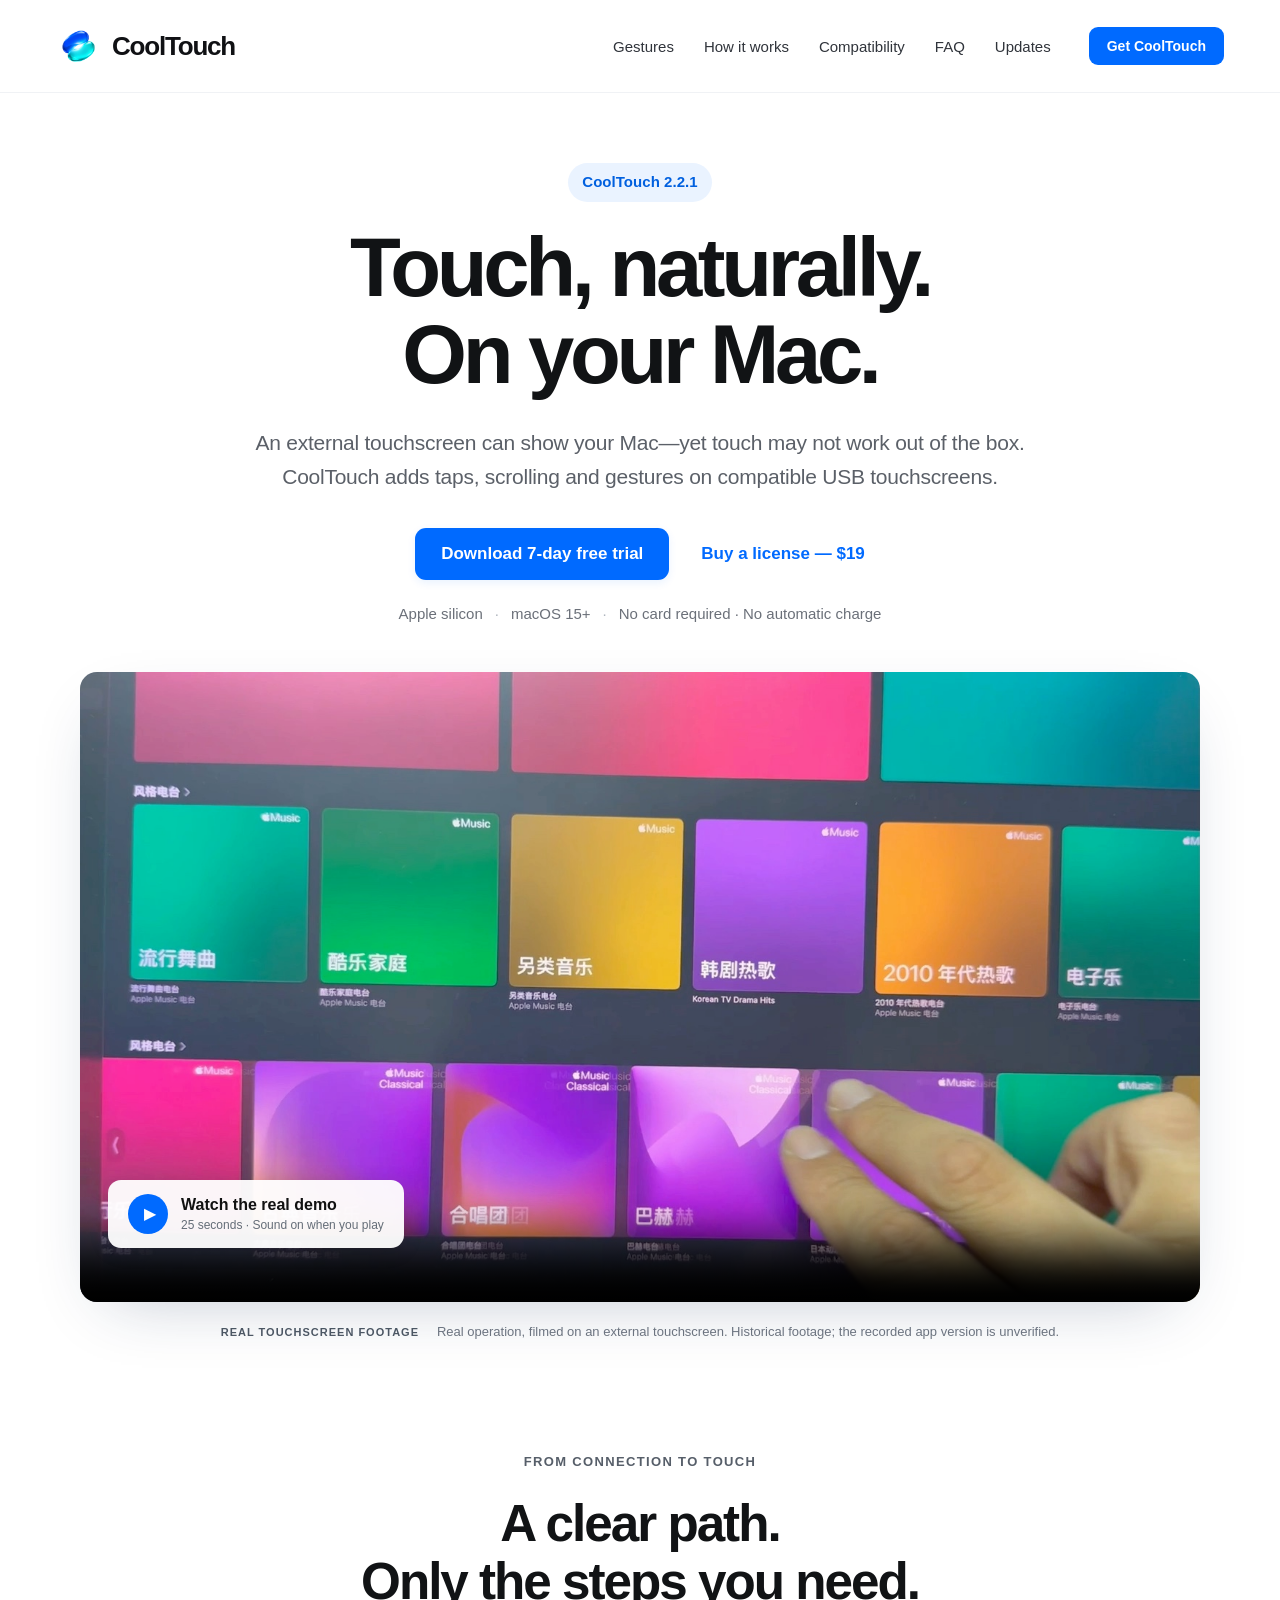
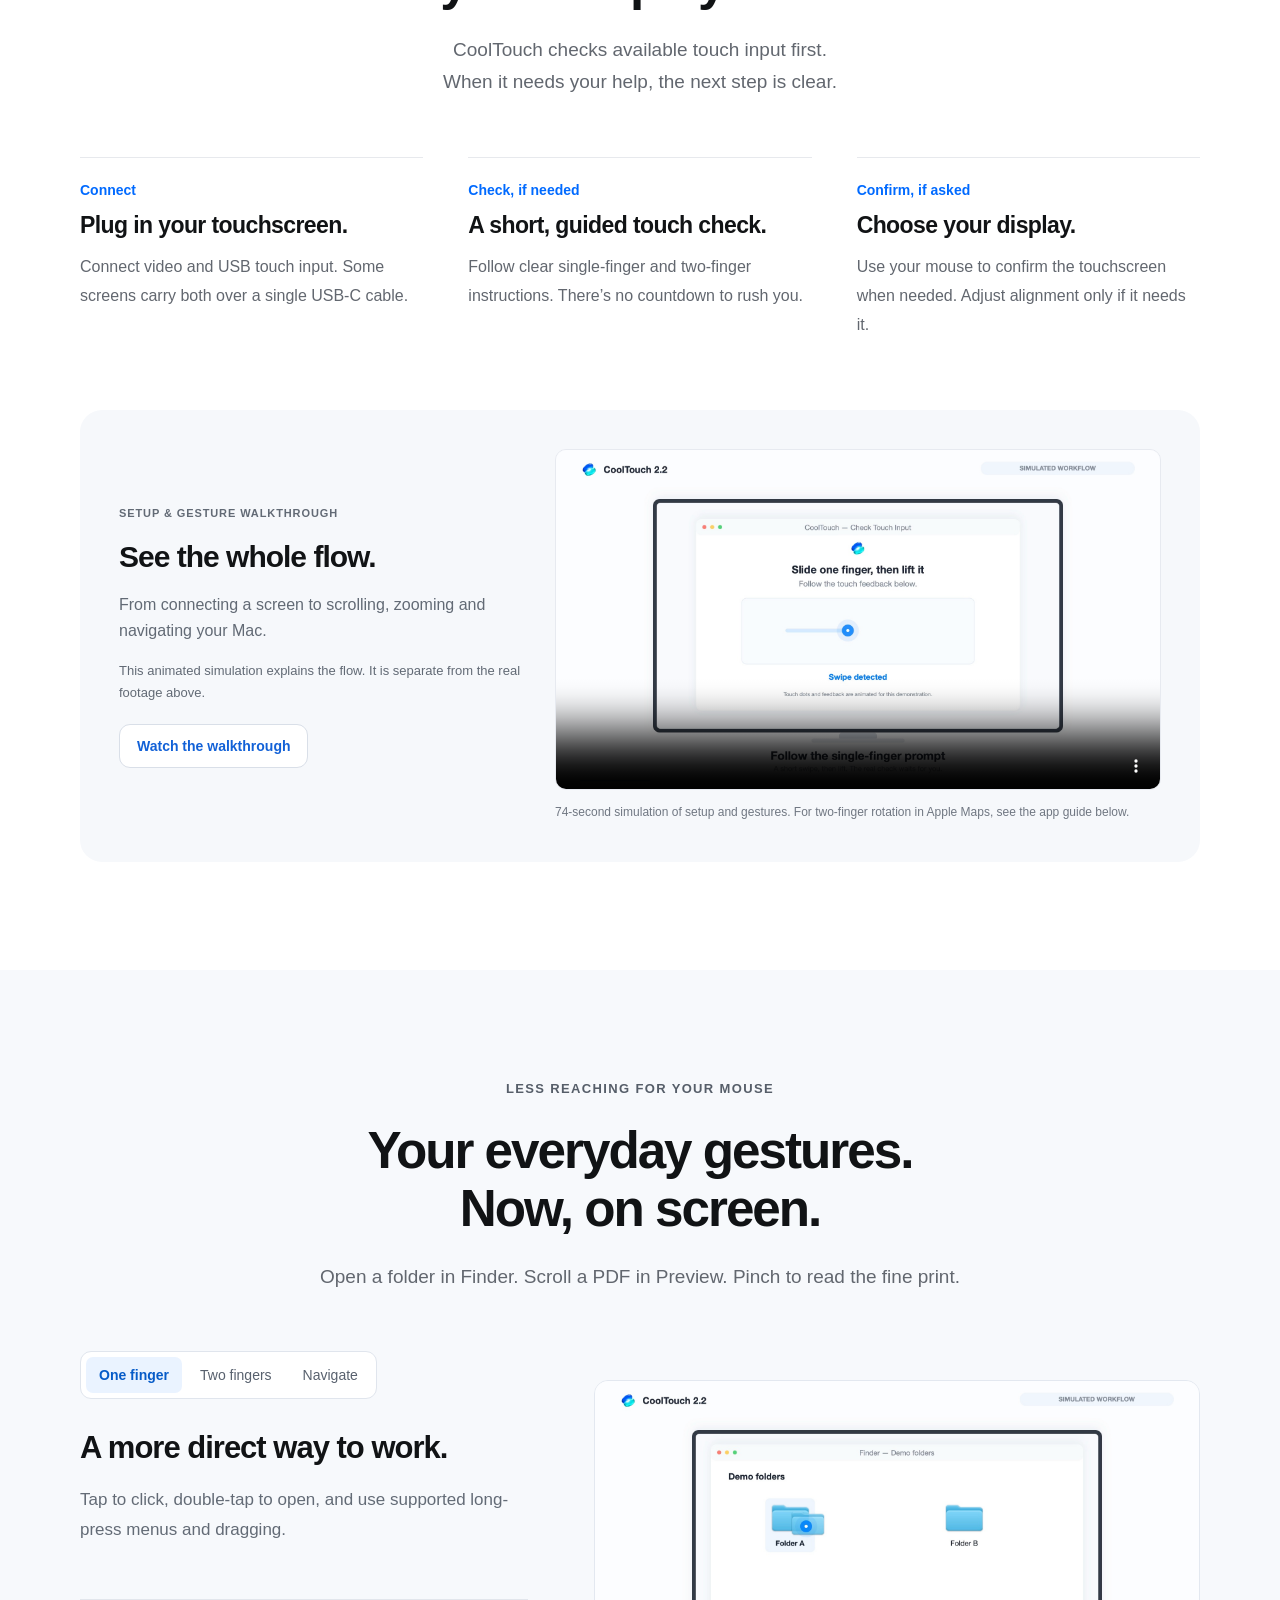
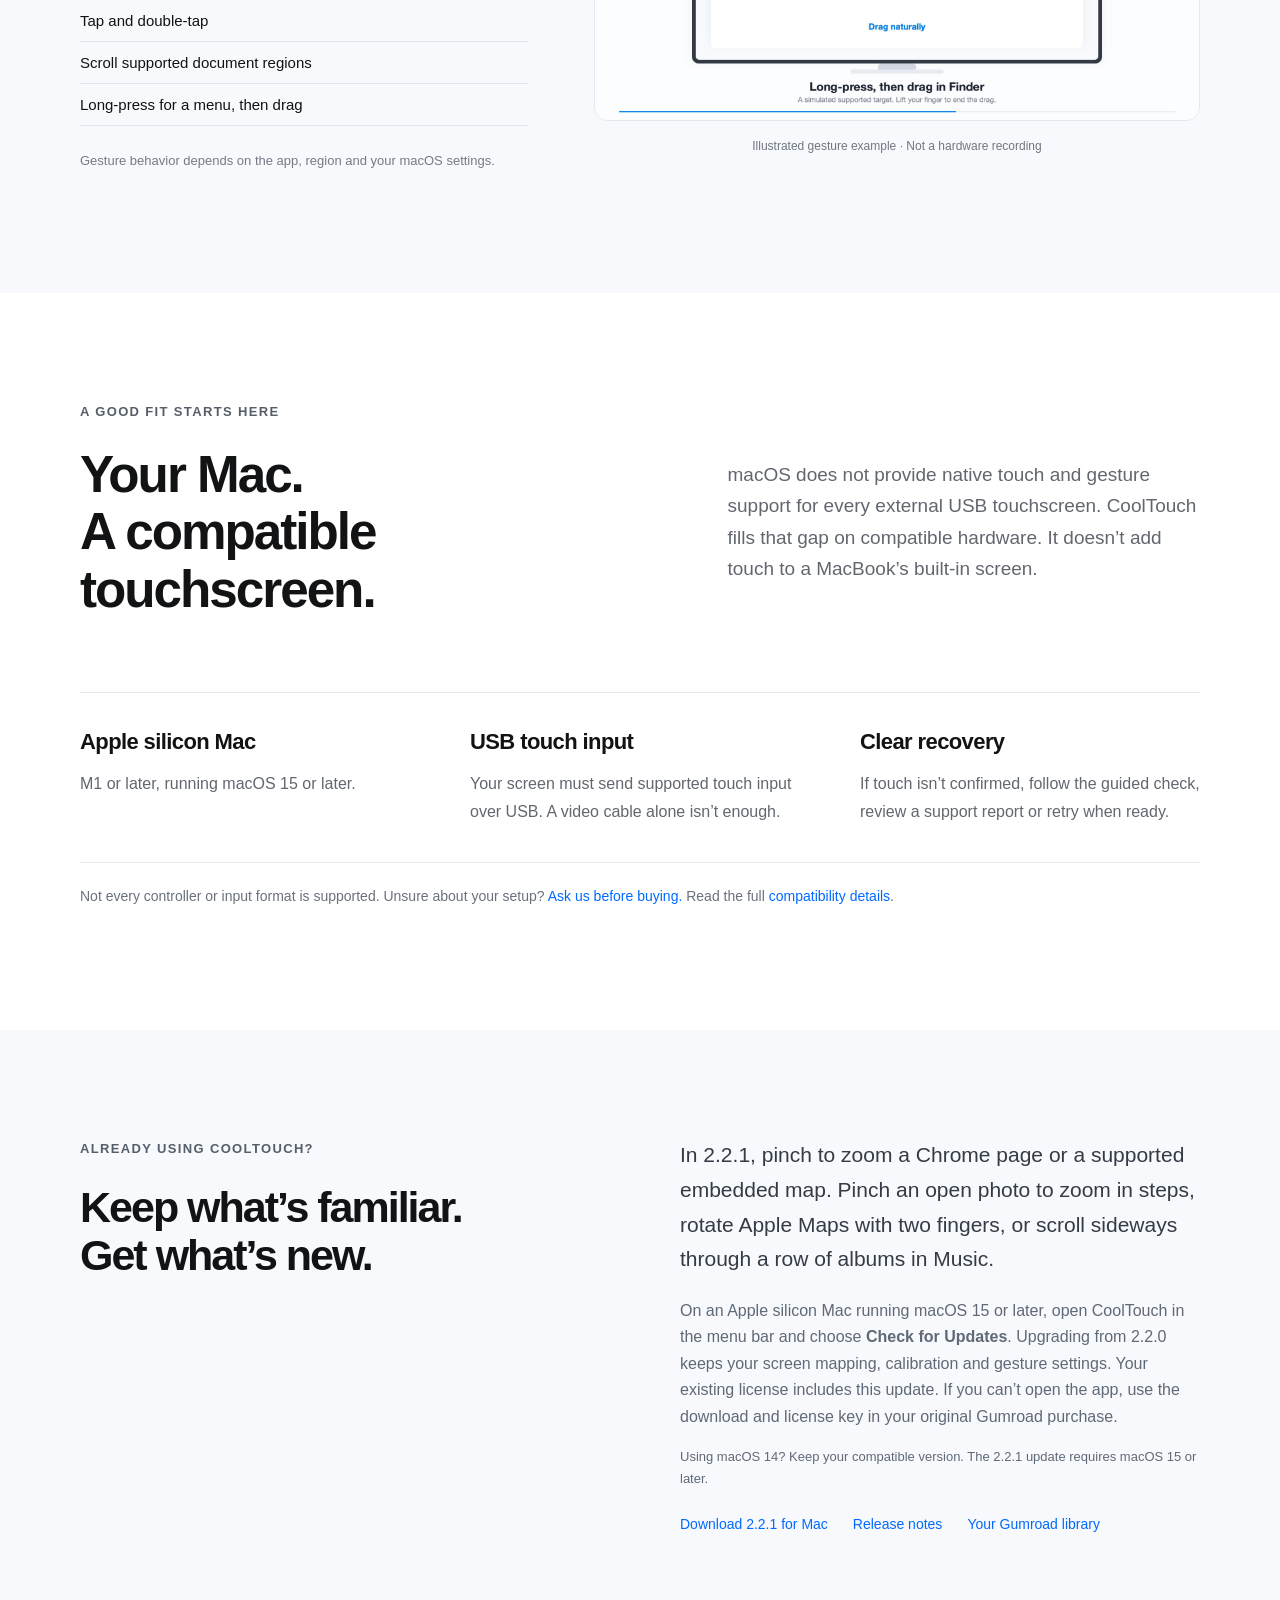
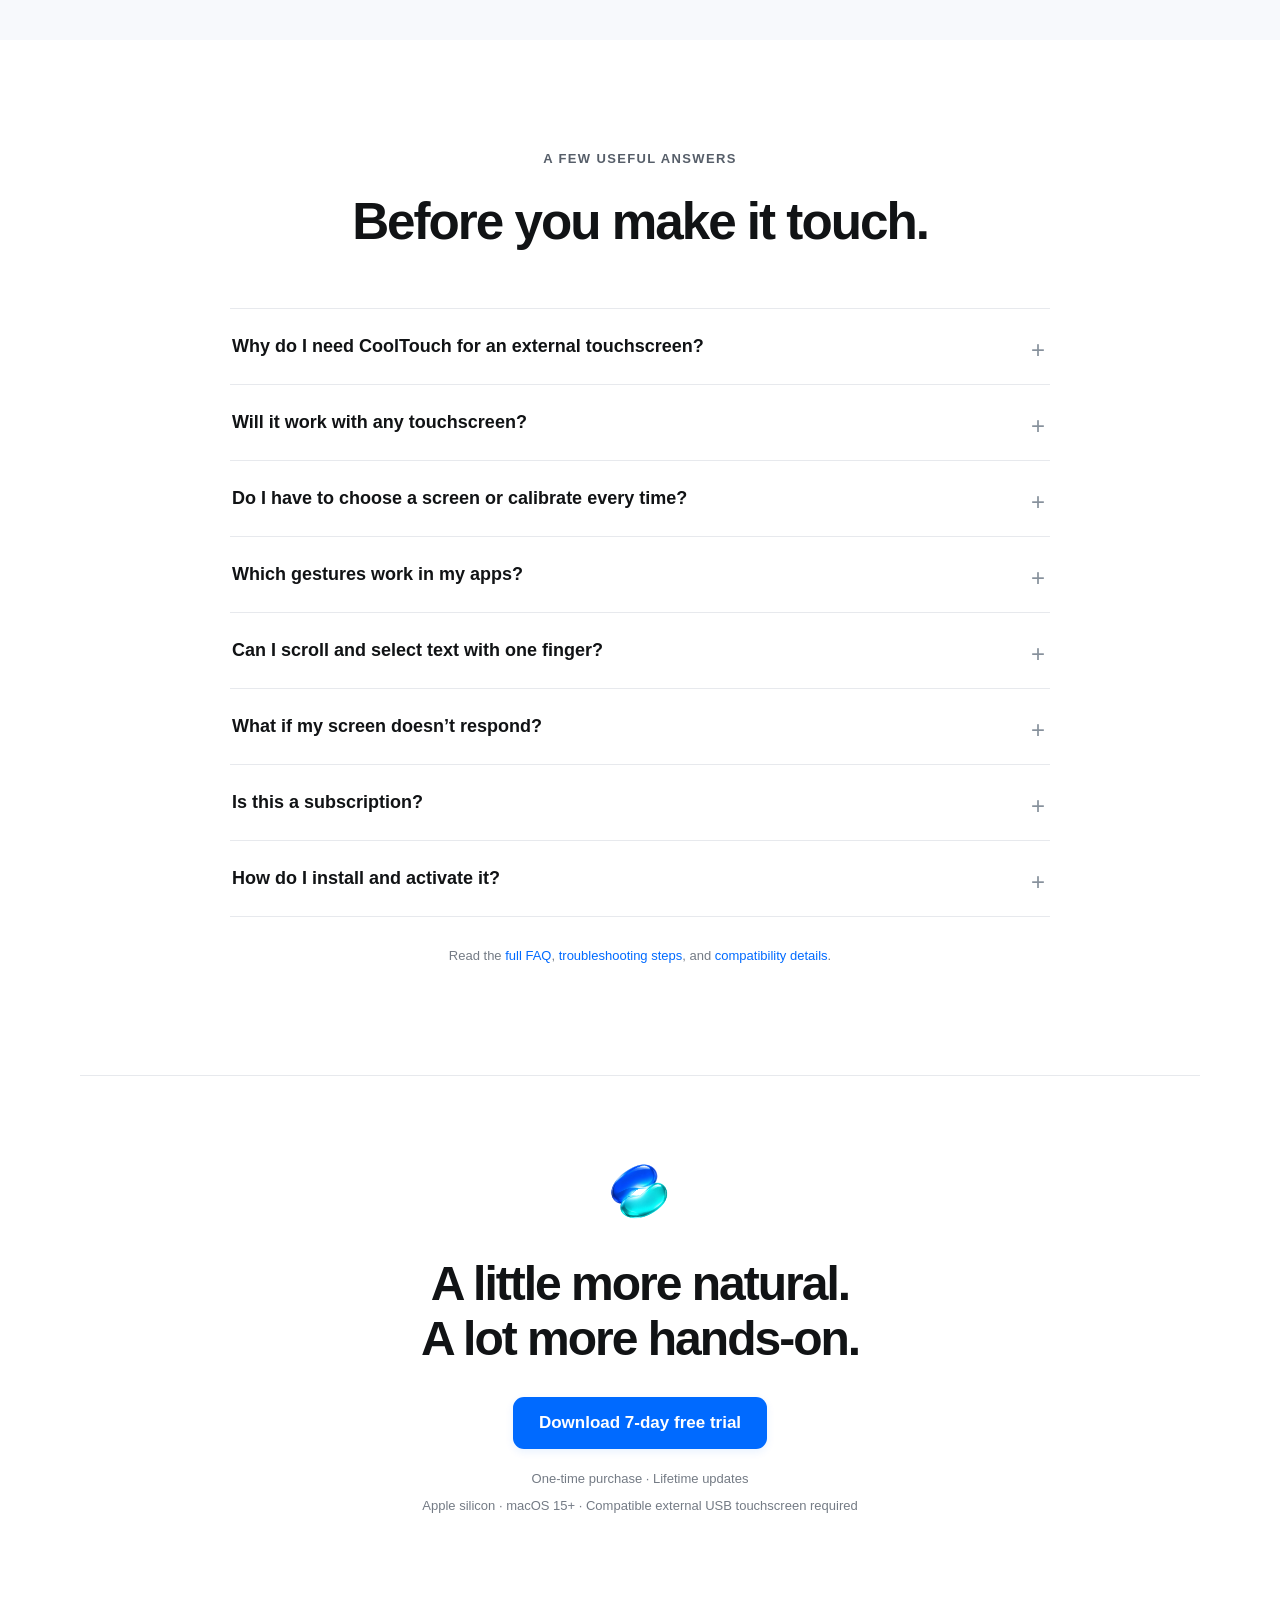
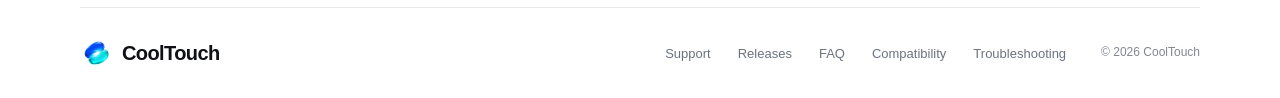
<file: index.html>
<!doctype html>
<html lang="en"><head>
  <meta charset="utf-8">
  <meta name="viewport" content="width=device-width,initial-scale=1">
  <title>CoolTouch 2.2.1 for Mac — Multi-touch for external USB touchscreens</title>
  <meta name="description" content="External touchscreen connected, but touch not working on your Mac? CoolTouch adds taps, scrolling and gestures on compatible USB touchscreens. Apple silicon, macOS 15+.">
  <link rel="canonical" href="https://cooltouch.app/">
  <link rel="icon" type="image/png" href="assets/logo.png">
  <link rel="apple-touch-icon" href="https://cooltouch.app/apple-touch-icon.png">
  <meta name="theme-color" content="#ffffff">
  <meta property="og:url" content="https://cooltouch.app/">
  <meta property="og:type" content="website">
  <meta property="og:site_name" content="CoolTouch">
  <meta property="og:locale" content="en_US">
  <meta property="og:title" content="CoolTouch 2.2.1 for Mac — Multi-touch for external USB touchscreens">
  <meta property="og:description" content="CoolTouch adds taps, scrolling and gestures on compatible external USB touchscreens. Apple silicon, macOS 15+.">
  <meta property="og:image" content="https://cooltouch.app/assets/CoolTouch-2.2.1-cover-1600x900.png">
  <meta property="og:image:type" content="image/png">
  <meta property="og:image:width" content="1600">
  <meta property="og:image:height" content="900">
  <meta property="og:image:alt" content="CoolTouch 2.2.1 for Mac: Touch, naturally. On your Mac. Real touchscreen footage of a hand using Music on a compatible external USB touchscreen. Apple silicon, macOS 15+.">
  <meta name="twitter:card" content="summary_large_image">
  <meta name="twitter:title" content="CoolTouch 2.2.1 for Mac — Multi-touch for external USB touchscreens">
  <meta name="twitter:description" content="CoolTouch adds taps, scrolling and gestures on compatible external USB touchscreens. Apple silicon, macOS 15+.">
  <meta name="twitter:image" content="https://cooltouch.app/assets/CoolTouch-2.2.1-cover-1600x900.png">
  <meta name="twitter:image:alt" content="CoolTouch 2.2.1 for Mac: Touch, naturally. On your Mac. Real touchscreen footage of a hand using Music on a compatible external USB touchscreen. Apple silicon, macOS 15+.">
  <link rel="stylesheet" href="styles.css">
  <script src="app.js" defer></script>
  <script type="application/ld+json">
  {
    "@context": "https://schema.org",
    "@type": "SoftwareApplication",
    "name": "CoolTouch for Mac",
    "alternateName": "CoolTouch 2.2.1",
    "softwareVersion": "2.2.1",
    "description": "A Mac menu-bar app that adds taps, scrolling and multi-touch gestures on compatible external USB touchscreens.",
    "url": "https://cooltouch.app/",
    "image": "https://cooltouch.app/assets/CoolTouch-2.2.1-cover-1600x900.png",
    "applicationCategory": "UtilitiesApplication",
    "operatingSystem": "macOS 15 or later",
    "softwareRequirements": "Apple silicon (M1 or later), macOS 15 or later, and a compatible external USB touchscreen. Both video and USB touch input must reach the Mac.",
    "downloadUrl": "https://cooltouch.app/CoolTouchDriver-v2.2.1-macOS.zip",
    "releaseNotes": "https://github.com/marscitizen33/cooltouch-releases/releases/tag/v2.2.1",
    "email": "support@cooltouch.app",
    "sameAs": [
      "https://github.com/marscitizen33/cooltouch-releases",
      "https://marswanderer72.gumroad.com/l/cooltouch-mac"
    ],
    "offers": {
      "@type": "Offer",
      "url": "https://marswanderer72.gumroad.com/l/cooltouch-mac",
      "price": "19.00",
      "priceCurrency": "USD",
      "availability": "https://schema.org/InStock",
      "description": "One-time purchase for one user on one Mac, with lifetime updates. A 7-day full-feature trial is available from first launch, with no card required and no automatic charge."
    }
  }
  </script>
</head>
<body>
<a class="skip" href="#main">Skip to content</a>
<header class="site-header"><div class="nav-wrap"><a class="brand" href="#" aria-label="CoolTouch home"><img src="assets/logo.png" alt="" width="46" height="46"><span>CoolTouch</span></a><nav aria-label="Main navigation"><a href="#gestures">Gestures</a><a href="#setup">How it works</a><a href="/compatibility/">Compatibility</a><a href="/faq/">FAQ</a><a href="#updates">Updates</a></nav><a class="nav-buy" href="https://marswanderer72.gumroad.com/l/cooltouch-mac" target="_blank" rel="noopener">Get CoolTouch</a><button class="menu-toggle" aria-expanded="false" aria-controls="mobile-nav">Menu</button></div><nav id="mobile-nav" class="mobile-nav" aria-label="Mobile navigation" hidden><a href="#gestures">Gestures</a><a href="#setup">How it works</a><a href="/compatibility/">Compatibility</a><a href="/faq/">FAQ</a><a href="#updates">Updates</a></nav></header>
<main id="main">
<section class="hero wrap" aria-labelledby="hero-title"><p class="eyebrow"><span>CoolTouch 2.2.1</span></p><h1 id="hero-title">Touch, naturally.<br>On your Mac.</h1><p class="hero-copy">An external touchscreen can show your Mac—yet touch may not work out of the box.<br class="desktop-break"> CoolTouch adds taps, scrolling and gestures on compatible USB touchscreens.</p><div class="hero-actions"><a class="button primary" href="https://cooltouch.app/CoolTouchDriver-v2.2.1-macOS.zip" download>Download 7-day free trial</a><a class="text-link" href="https://marswanderer72.gumroad.com/l/cooltouch-mac">Buy a license — $19</a></div><p class="requirements">Apple silicon <span>·</span> macOS 15+ <span>·</span> No card required · No automatic charge</p>
<figure class="hero-demo" id="real-demo"><div class="video-shell real-shell"><video id="real-video" controls playsinline preload="none" poster="assets/real-poster.jpg" aria-label="Real touchscreen demonstration, 25 seconds" aria-describedby="real-caption"><source src="assets/real-demo.mp4" type="video/mp4"><p><a href="assets/real-demo.mp4">Watch the real touchscreen demonstration</a>.</p></video><button class="video-start" data-play="real-video" aria-label="Play the 25-second real touchscreen demo"><span class="play-symbol" aria-hidden="true">▶</span><span>Watch the real demo<small>25 seconds · Sound on when you play</small></span></button></div><figcaption id="real-caption"><span class="caption-label">REAL TOUCHSCREEN FOOTAGE</span><span>Real operation, filmed on an external touchscreen.<br class="mobile-break"> Historical footage; the recorded app version is unverified.</span></figcaption></figure>
</section>
<section class="setup section wrap" id="setup" aria-labelledby="setup-title"><div class="section-intro centered"><p class="eyebrow">FROM CONNECTION TO TOUCH</p><h2 id="setup-title">A clear path.<br>Only the steps you need.</h2><p>CoolTouch checks available touch input first.<br>When it needs your help, the next step is clear.</p></div><div class="steps"><article><span class="step-label">Connect</span><h3>Plug in your touchscreen.</h3><p>Connect video and USB touch input. Some screens carry both over a single USB-C cable.</p></article><article><span class="step-label">Check, if needed</span><h3>A short, guided touch check.</h3><p>Follow clear single-finger and two-finger instructions. There’s no countdown to rush you.</p></article><article><span class="step-label">Confirm, if asked</span><h3>Choose your display.</h3><p>Use your mouse to confirm the touchscreen when needed. Adjust alignment only if it needs it.</p></article></div>
<div class="setup-demo"><div class="setup-copy"><p class="eyebrow">SETUP & GESTURE WALKTHROUGH</p><h3>See the whole flow.</h3><p>From connecting a screen to scrolling, zooming and navigating your Mac.</p><p class="fine">This animated simulation explains the flow. It is separate from the real footage above.</p><button class="button secondary" data-watch-sim>Watch the walkthrough</button></div><figure><div class="video-shell sim-shell"><video id="sim-video" controls playsinline preload="none" poster="assets/setup-poster.jpg" aria-label="Simulated setup and gesture walkthrough, 74 seconds" aria-describedby="sim-caption"><source src="assets/simulated-demo.mp4" type="video/mp4"><p><a href="assets/simulated-demo.mp4">Watch the simulated walkthrough</a>.</p></video></div><figcaption id="sim-caption">74-second simulation of setup and gestures. For two-finger rotation in Apple Maps, see the app guide below.</figcaption></figure></div>
</section>
<section class="gestures section" id="gestures" aria-labelledby="gesture-title"><div class="wrap"><div class="section-intro centered"><p class="eyebrow">LESS REACHING FOR YOUR MOUSE</p><h2 id="gesture-title">Your everyday gestures.<br>Now, on screen.</h2><p>Open a folder in Finder. Scroll a PDF in Preview. Pinch to read the fine print.</p></div><div class="gesture-layout"><div class="gesture-content"><div role="tablist" aria-label="Gesture types" class="gesture-tabs"><button id="tab-one" role="tab" aria-selected="true" aria-controls="gesture-panel" data-gesture="one">One finger</button><button id="tab-two" role="tab" aria-selected="false" aria-controls="gesture-panel" data-gesture="two" tabindex="-1">Two fingers</button><button id="tab-system" role="tab" aria-selected="false" aria-controls="gesture-panel" data-gesture="system" tabindex="-1">Navigate</button></div><div id="gesture-panel" role="tabpanel" aria-labelledby="tab-one" tabindex="0"><h3 id="gesture-heading">A more direct way to work.</h3><p id="gesture-description">Tap to click, double-tap to open, and use supported long-press menus and dragging.</p><ul id="gesture-features"><li>Tap and double-tap</li><li>Scroll supported document regions</li><li>Long-press for a menu, then drag</li></ul></div><p class="fine gesture-note">Gesture behavior depends on the app, region and your macOS settings.</p></div><figure class="gesture-visual"><img id="gesture-image" src="assets/finger-poster.jpg" alt="Simulated Finder long-press and drag gesture" loading="lazy" width="1920" height="1080"><figcaption id="gesture-image-caption">Illustrated gesture example · Not a hardware recording</figcaption></figure></div></div></section>
<section class="compatibility section wrap" id="compatibility" aria-labelledby="compat-title"><div class="compat-top"><div><p class="eyebrow">A GOOD FIT STARTS HERE</p><h2 id="compat-title">Your Mac.<br>A compatible touchscreen.</h2></div><p>macOS does not provide native touch and gesture support for every external USB touchscreen. CoolTouch fills that gap on compatible hardware. It doesn’t add touch to a MacBook’s built-in screen.</p></div><div class="compat-grid"><article><h3>Apple silicon Mac</h3><p>M1 or later, running macOS 15 or later.</p></article><article><h3>USB touch input</h3><p>Your screen must send supported touch input over USB. A video cable alone isn’t enough.</p></article><article><h3>Clear recovery</h3><p>If touch isn’t confirmed, follow the guided check, review a support report or retry when ready.</p></article></div><p class="compat-foot">Not every controller or input format is supported. Unsure about your setup? <a href="mailto:support@cooltouch.app">Ask us before buying.</a> Read the full <a href="/compatibility/">compatibility details</a>.</p></section>
<section class="updates section" id="updates" aria-labelledby="updates-title"><div class="wrap update-layout"><div><p class="eyebrow">ALREADY USING COOLTOUCH?</p><h2 id="updates-title">Keep what’s familiar.<br>Get what’s new.</h2></div><div class="update-copy"><p>In 2.2.1, pinch to zoom a Chrome page or a supported embedded map. Pinch an open photo to zoom in steps, rotate Apple Maps with two fingers, or scroll sideways through a row of albums in Music.</p><p>On an Apple silicon Mac running macOS 15 or later, open CoolTouch in the menu bar and choose <strong>Check for Updates</strong>. Upgrading from 2.2.0 keeps your screen mapping, calibration and gesture settings. Your existing license includes this update. If you can’t open the app, use the download and license key in your original Gumroad purchase.</p><p class="fine">Using macOS 14? Keep your compatible version. The 2.2.1 update requires macOS 15 or later.</p><div class="inline-links"><a href="https://cooltouch.app/CoolTouchDriver-v2.2.1-macOS.zip" download>Download 2.2.1 for Mac</a><a href="https://github.com/marscitizen33/cooltouch-releases/releases/tag/v2.2.1">Release notes</a><a href="https://app.gumroad.com/library" target="_blank" rel="noopener">Your Gumroad library</a></div></div></div></section>
<section class="faq section wrap" aria-labelledby="faq-title"><div class="section-intro centered"><p class="eyebrow">A FEW USEFUL ANSWERS</p><h2 id="faq-title">Before you make it touch.</h2></div><div class="faq-list"><details><summary>Why do I need CoolTouch for an external touchscreen?</summary><p>A screen can display your Mac correctly while touch does not respond. Video and touch input are separate: connecting a display does not guarantee macOS can use its touch controller. CoolTouch adds supported touch input and gestures for compatible external USB touchscreens.</p></details><details><summary>Will it work with any touchscreen?</summary><p>Compatibility depends on the touchscreen controller and its input format. CoolTouch checks the touch input and can guide you through supported alternatives, but we do not promise universal compatibility.</p></details><details><summary>Do I have to choose a screen or calibrate every time?</summary><p>No. Matching saved bindings are reused. Confirmation may be needed when screen identity is ambiguous. Calibration is available when touch alignment needs adjustment.</p></details><details><summary>Which gestures work in my apps?</summary><p id="app-support">In Chrome, pinch over text to zoom the whole page. On supported embedded maps, pinch inside the map to zoom it while the surrounding page stays the same size. Pinch a PDF in Preview to zoom smoothly. In Photos, open a photo and pinch to change its zoom level in steps. In Apple Maps, turn two fingers together to rotate the map. In Music, slide up or down through a list, or sideways through a scrollable row of albums.</p></details><details><summary>Can I scroll and select text with one finger?</summary><p>In Preview, swipe with one finger to scroll a PDF. To select text, tap a word, then touch it again and drag across the text. In Finder, press and hold a file for its menu. Keep your finger down and drag to move the item.</p></details><details><summary>What if my screen doesn’t respond?</summary><p>The touch check includes a clear “didn’t respond” option. Where supported, CoolTouch tries another mode. If matching remains unconfirmed, you can retry or save a support report for troubleshooting.</p></details><details><summary>Is this a subscription?</summary><p>No. The current product is a $19 one-time purchase for one user on one Mac, with lifetime updates. Try every feature free for 7 days from first launch. No card required and no automatic charge. Buy anytime for $19 to keep using CoolTouch on one Mac, with lifetime updates. New purchases do not include a voluntary 14-day money-back guarantee. Purchases made under the previous guarantee keep their original terms. Statutory rights and applicable Gumroad refund rules still apply. A compatible external touchscreen is separate hardware.</p></details><details><summary>How do I install and activate it?</summary><p>Unzip the download, move CoolTouch to Applications and open it. Grant Accessibility permission when prompted, then follow any setup instructions. Activate with the license key from your Gumroad receipt.</p></details></div><p class="fine" style="text-align:center;margin:28px auto 0;max-width:820px">Read the <a href="/faq/">full FAQ</a>, <a href="/troubleshooting/">troubleshooting steps</a>, and <a href="/compatibility/">compatibility details</a>.</p></section>
<section class="closing section wrap"><img src="assets/logo.png" alt="" width="80" height="80" loading="lazy"><h2>A little more natural.<br>A lot more hands-on.</h2><a class="button primary" href="https://cooltouch.app/CoolTouchDriver-v2.2.1-macOS.zip" download>Download 7-day free trial</a><p class="fine">One-time purchase · Lifetime updates</p><p class="fine">Apple silicon · macOS 15+ · Compatible external USB touchscreen required</p></section>
</main><footer class="site-footer wrap"><a class="brand" href="#"><img src="assets/logo.png" alt="" width="34" height="34"><span>CoolTouch</span></a><div><a href="mailto:support@cooltouch.app">Support</a><a href="https://github.com/marscitizen33/cooltouch-releases/releases/tag/v2.2.1" target="_blank" rel="noopener">Releases</a><a href="/faq/">FAQ</a><a href="/compatibility/">Compatibility</a><a href="/troubleshooting/">Troubleshooting</a></div><p>© 2026 CoolTouch</p></footer>
</body></html>
</file>
<file: styles.css>
:root{--ink:#111315;--muted:#62676f;--blue:#006aff;--line:#e7e9ed;--soft:#f6f8fb;--width:1120px;font-family:-apple-system,BlinkMacSystemFont,"Helvetica Neue",Arial,sans-serif;color:var(--ink);background:#fff;font-synthesis:none}*{box-sizing:border-box}html{scroll-behavior:smooth;scroll-padding-top:110px}body{margin:0}button,a{-webkit-tap-highlight-color:transparent}button{font:inherit}a{color:var(--blue);text-decoration:none}a:hover{text-decoration:underline}button{cursor:pointer}a:focus-visible,button:focus-visible,summary:focus-visible,[tabindex]:focus-visible{outline:3px solid #0070ff;outline-offset:6px;border-radius:5px}.wrap{width:min(var(--width),calc(100% - 64px));margin-inline:auto}.skip{position:absolute;top:-80px;left:20px;background:#fff;padding:16px;z-index:40}.skip:focus{top:8px}.site-header{position:sticky;top:0;z-index:20;background:rgba(255,255,255,.95);border-bottom:1px solid rgba(230,233,238,.6);backdrop-filter:blur(18px)}.nav-wrap{max-width:1248px;margin:auto;height:92px;display:flex;align-items:center;padding:0 40px;gap:38px}.brand{display:inline-flex;align-items:center;gap:10px;font-size:26px;font-weight:720;letter-spacing:-1.2px;color:#101114;white-space:nowrap}.brand:hover{text-decoration:none}.brand img{object-fit:contain}.nav-wrap nav{display:flex;gap:30px;margin-left:auto}.nav-wrap nav a{color:#30343b;font-size:15px}.nav-buy{color:#fff;background:var(--blue);padding:11px 18px;border-radius:9px;font-size:14px;font-weight:650}.nav-buy:hover{background:#0059dc;text-decoration:none}.menu-toggle,.mobile-nav{display:none}.hero{text-align:center;padding-top:70px}.eyebrow{font-size:13px;font-weight:650;letter-spacing:1.35px;color:#565e69;margin:0 0 23px;text-transform:uppercase}.hero .eyebrow{font-size:15px;letter-spacing:.05px;text-transform:none;display:flex;justify-content:center;align-items:center;gap:15px}.hero .eyebrow span{color:#0060df;background:#eaf3ff;border-radius:30px;padding:7px 14px;font-weight:650}.hero h1{font-size:clamp(58px,6.5vw,88px);font-weight:750;line-height:1.045;letter-spacing:-4.3px;margin:0 0 27px}.hero-copy{font-size:21px;line-height:1.65;color:#5b6068;margin:0 auto;max-width:850px;letter-spacing:-.25px}.hero-actions{display:flex;align-items:center;justify-content:center;gap:32px;margin:33px 0 22px}.button{display:inline-flex;align-items:center;justify-content:center;min-height:52px;padding:14px 25px;border-radius:11px;border:1px solid transparent;font-size:17px;font-weight:650;line-height:1.3;transition:background .15s,transform .15s}.button:hover{text-decoration:none;transform:translateY(-1px)}.primary{background:var(--blue);color:#fff;box-shadow:0 3px 8px #006aff17}.primary:hover{background:#005ade}.secondary{background:#fff;border-color:#d9dfe8;color:#1261d7}.secondary:hover{background:#f5f9ff}.text-link{font-size:17px;font-weight:600}.requirements{display:flex;gap:12px;justify-content:center;font-size:15px;color:#6b7079;margin:0}.requirements span{color:#afb5be}.hero-demo{margin:45px 0 0;scroll-margin-top:112px}.video-shell{position:relative;overflow:hidden;background:#f1f4f8;border-radius:17px}.real-shell{box-shadow:0 22px 65px -30px #142b544d}video{display:block;width:100%;height:auto;aspect-ratio:16/9;background:#f4f6f9;object-fit:contain}.video-start{position:absolute;bottom:54px;left:28px;display:flex;align-items:center;gap:13px;border:0;border-radius:13px;background:#fffffff2;color:#111;padding:14px 20px;box-shadow:0 3px 20px #0002;text-align:left;font-size:16px;font-weight:650}.video-start small{display:block;margin-top:4px;color:#646d78;font-size:12px;font-weight:450}.play-symbol{display:grid;place-items:center;background:#006aff;color:#fff;width:40px;height:40px;border-radius:50%;font-size:16px;padding-left:3px}.video-start:hover{background:#fff}.video-start[hidden]{display:none}figcaption{font-size:13px;color:#707782;line-height:1.7}.hero-demo figcaption{display:flex;gap:18px;justify-content:center;align-items:flex-start;text-align:left;margin-top:19px}.caption-label{font-size:11px;letter-spacing:1px;font-weight:700;color:#4f5965;padding-top:2px;white-space:nowrap}.mobile-break{display:none}.section{padding-top:108px;padding-bottom:108px}.section-intro{max-width:800px;margin-bottom:58px}.centered{text-align:center;margin-inline:auto}h2{font-size:clamp(34px,4vw,52px);line-height:1.13;letter-spacing:-2px;font-weight:720;margin:0 0 23px}.section-intro>p:last-child{font-size:19px;line-height:1.7;color:var(--muted);margin-bottom:0}h3{font-size:25px;line-height:1.25;letter-spacing:-.6px;margin:0 0 14px;font-weight:650}p{line-height:1.65}.steps{display:grid;grid-template-columns:repeat(3,1fr);gap:45px;margin-bottom:70px}.steps article{border-top:1px solid var(--line);padding-top:24px}.step-label{display:block;color:var(--blue);font-size:14px;font-weight:600;margin-bottom:13px}.steps h3{font-size:23px}.steps p,.compat-grid p{font-size:16px;color:var(--muted);margin:0;line-height:1.8}.setup-demo{background:var(--soft);border-radius:22px;padding:39px;display:grid;grid-template-columns:.8fr 1.2fr;align-items:center;gap:32px}.setup-demo figure{margin:0;min-width:0}.setup-demo figcaption{font-size:12px;margin-top:12px}.setup-copy .eyebrow{font-size:11px;letter-spacing:.9px;margin-bottom:16px}.setup-copy h3{font-size:30px;letter-spacing:-1px}.setup-copy p{font-size:16px;color:#626a75}.setup-copy p.fine{font-size:13px;line-height:1.7}.setup-copy .button{font-size:14px;min-height:44px;padding:12px 17px;margin-top:6px}.sim-shell{border-radius:11px;background:white;border:1px solid #e7eaf0}.gestures{background:#f7f9fc}.gesture-layout{display:grid;grid-template-columns:.85fr 1.15fr;gap:66px;align-items:center}.gesture-tabs{display:flex;gap:5px;padding:5px;border:1px solid #e0e5ed;background:#fff;border-radius:11px;margin-bottom:30px;width:fit-content}.gesture-tabs button{padding:10px 13px;border:0;border-radius:7px;background:transparent;font-size:14px;color:#58616e;white-space:nowrap}.gesture-tabs button[aria-selected=true]{color:#065bc8;background:#eaf3ff;font-weight:650}.gesture-content h3{font-size:31px;letter-spacing:-1px}.gesture-content #gesture-description{font-size:17px;line-height:1.75;color:#636b76;min-height:90px}.gesture-content ul{list-style:none;padding:0;margin:24px 0}.gesture-content li{padding:12px 0;border-bottom:1px solid #e2e6ec;font-size:15px}.gesture-content li:first-child{border-top:1px solid #e2e6ec}.fine{font-size:13px;color:#747b85;line-height:1.7}.gesture-visual{margin:0;min-width:0}.gesture-visual img{display:block;width:100%;height:auto;background:#fff;border-radius:14px;border:1px solid #e3e8f0}.gesture-visual figcaption{margin-top:15px;text-align:center;font-size:12px}.compat-top{display:grid;grid-template-columns:1.1fr .9fr;align-items:center;gap:70px;margin-bottom:50px}.compat-top>p{color:var(--muted);font-size:19px}.compat-grid{display:grid;grid-template-columns:repeat(3,1fr);gap:50px;border-top:1px solid var(--line);padding-top:35px}.compat-grid h3{font-size:22px}.compat-foot{border-top:1px solid var(--line);padding-top:22px;margin-top:35px;font-size:14px;color:#6a717c}.updates{background:#f7f9fc}.update-layout{display:grid;grid-template-columns:1fr 1fr;gap:80px}.update-layout h2{font-size:43px}.update-copy>p:first-child{margin-top:0;font-size:21px;color:#343b45}.update-copy p{font-size:16px;color:#606976}.update-copy p.fine{font-size:13px}.inline-links{display:flex;gap:25px;font-size:14px;margin-top:26px}.faq-list{max-width:820px;margin:auto;border-top:1px solid var(--line)}details{border-bottom:1px solid var(--line);padding:0 2px}summary{cursor:pointer;list-style:none;padding:24px 34px 24px 0;font-size:18px;font-weight:550;position:relative;line-height:1.5}summary::-webkit-details-marker{display:none}summary:after{content:'+';position:absolute;right:3px;top:23px;color:#87919c;font-size:24px;font-weight:350}details[open] summary:after{content:'−'}details p{margin:0 30px 27px 0;font-size:16px;color:var(--muted);line-height:1.8}.closing{text-align:center;border-top:1px solid var(--line);padding-top:75px;padding-bottom:85px}.closing img{object-fit:contain;margin-bottom:22px}.closing h2{font-size:48px}.closing .button{margin:8px 0 14px}.closing .fine{margin:5px 0}.site-footer{display:flex;align-items:center;gap:35px;padding-block:28px;border-top:1px solid var(--line)}.site-footer .brand{font-size:20px;letter-spacing:-.6px;gap:8px}.site-footer>div{display:flex;gap:27px;margin-left:auto;font-size:13px}.site-footer>div a{color:#6b737d}.site-footer>p{font-size:12px;color:#818892;margin:0}
@media(min-width:1500px){.hero{padding-top:83px}.hero h1{font-size:92px}.hero-demo{margin-top:52px}}
@media(max-width:1000px){.nav-wrap{gap:22px;padding:0 28px}.nav-wrap nav{gap:20px}.nav-wrap nav a{font-size:14px}.brand{font-size:23px}.hero h1{letter-spacing:-3px}.setup-demo{padding:28px;gap:25px}.setup-copy h3{font-size:27px}.gesture-layout{gap:35px;grid-template-columns:1fr 1fr}.gesture-tabs button{padding:9px 10px;font-size:13px}.gesture-content h3{font-size:28px}.update-layout{gap:40px}.update-layout h2{font-size:38px}.compat-top{gap:40px}.site-footer{flex-wrap:wrap}}
@media(max-width:760px){html{scroll-padding-top:88px}.wrap{width:calc(100% - 40px)}.nav-wrap{height:74px;padding:0 20px;gap:16px}.brand{font-size:23px}.brand img{width:38px;height:38px}.nav-wrap nav,.nav-buy{display:none}.menu-toggle{display:block;border:1px solid #dde2e9;border-radius:8px;background:#fff;padding:8px 12px;font-size:14px;margin-left:auto}.mobile-nav:not([hidden]){display:flex;flex-direction:column;padding:5px 24px 22px;gap:18px}.mobile-nav a{color:#364050;font-size:16px}.hero{padding-top:42px}.hero .eyebrow{font-size:12px;gap:10px;margin-bottom:22px}.hero .eyebrow span{padding:6px 10px}.hero h1{font-size:clamp(43px,9.9vw,66px);letter-spacing:-2.4px;line-height:1.07;margin-bottom:23px}.hero-copy{font-size:17px;line-height:1.75;max-width:500px}.desktop-break{display:none}.hero-actions{gap:21px;margin-top:26px;flex-wrap:wrap}.button{font-size:15px;min-height:48px;padding:13px 19px}.text-link{font-size:15px}.requirements{font-size:12px;gap:8px;flex-wrap:wrap}.hero-demo{margin-top:33px}.video-shell{border-radius:12px}.video-start{bottom:40px;left:12px;gap:8px;padding:9px 12px;font-size:12px;border-radius:9px}.video-start small{font-size:10px;margin-top:3px}.play-symbol{width:30px;height:30px;font-size:12px}.hero-demo figcaption{flex-direction:column;text-align:center;align-items:center;gap:6px;font-size:12px;line-height:1.65;margin-top:16px}.caption-label{font-size:10px;letter-spacing:.8px}.mobile-break{display:block}.section{padding-top:72px;padding-bottom:72px}h2{font-size:36px;letter-spacing:-1.5px}.section-intro{margin-bottom:39px}.eyebrow{font-size:11px;letter-spacing:1px;margin-bottom:20px}.section-intro>p:last-child{font-size:16px}.steps{grid-template-columns:1fr;gap:27px;margin-bottom:43px}.steps article{padding-top:20px}.steps h3{font-size:22px}.steps p{font-size:15px;max-width:480px}.step-label{font-size:12px;margin-bottom:9px}.setup-demo{grid-template-columns:1fr;padding:25px 20px;border-radius:17px;gap:27px}.setup-copy{max-width:440px}.setup-copy .eyebrow{font-size:10px}.setup-copy h3{font-size:30px}.setup-copy p{font-size:15px}.setup-demo figcaption{font-size:11px;line-height:1.7}.gesture-layout{grid-template-columns:1fr;gap:33px}.gesture-tabs{width:100%;gap:2px}.gesture-tabs button{flex:1;font-size:13px;padding:10px 8px}.gesture-content h3{font-size:29px}.gesture-content #gesture-description{min-height:0;font-size:16px}.gesture-content li{font-size:14px}.gesture-note{font-size:12px}.compat-top{grid-template-columns:1fr;gap:5px;margin-bottom:30px}.compat-top h2{margin-bottom:14px}.compat-top>p{font-size:17px;margin-top:0}.compat-grid{grid-template-columns:1fr;gap:29px;padding-top:28px}.compat-grid h3{font-size:21px;margin-bottom:9px}.compat-grid p{font-size:15px}.compat-foot{font-size:13px}.update-layout{grid-template-columns:1fr;gap:15px}.update-layout h2{font-size:35px}.update-copy>p:first-child{font-size:19px}.update-copy p{font-size:15px}.inline-links{gap:22px;font-size:13px;flex-wrap:wrap}.faq h2{font-size:33px}summary{font-size:16px;padding-block:21px}details p{font-size:14px;margin-right:10px}.closing{padding-top:58px;padding-bottom:56px}.closing img{width:66px;height:66px}.closing h2{font-size:35px}.closing .fine{font-size:11px}.site-footer{gap:22px;padding-block:25px;justify-content:center}.site-footer>div{margin:0;gap:14px 18px;flex-wrap:wrap;justify-content:center;max-width:100%}.site-footer .brand{font-size:19px}.site-footer>p{width:100%;text-align:center}}
@media(prefers-reduced-motion:reduce){html{scroll-behavior:auto}*{transition:none!important}}

/* Larger touch targets without adding visible controls. */
.text-link{min-height:44px;display:inline-flex;align-items:center}.menu-toggle{min-height:44px;min-width:64px}
</file>
